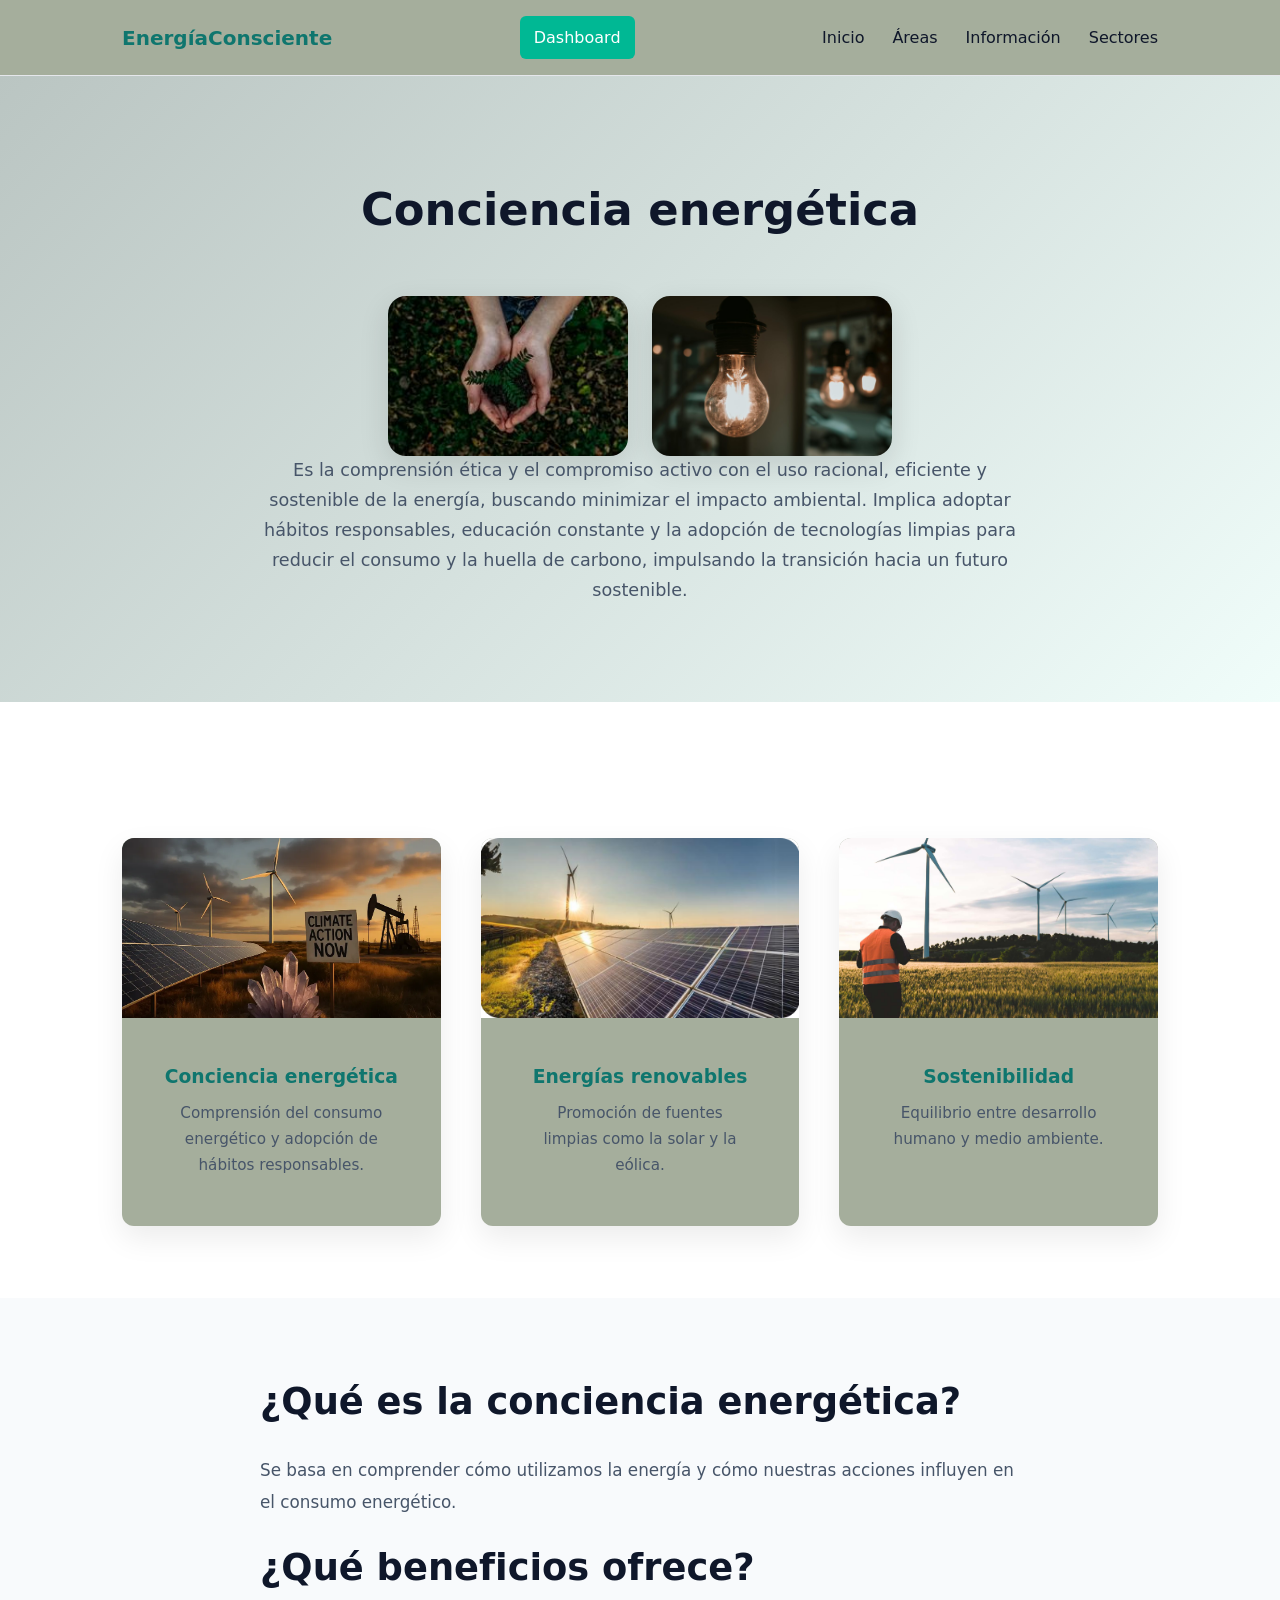
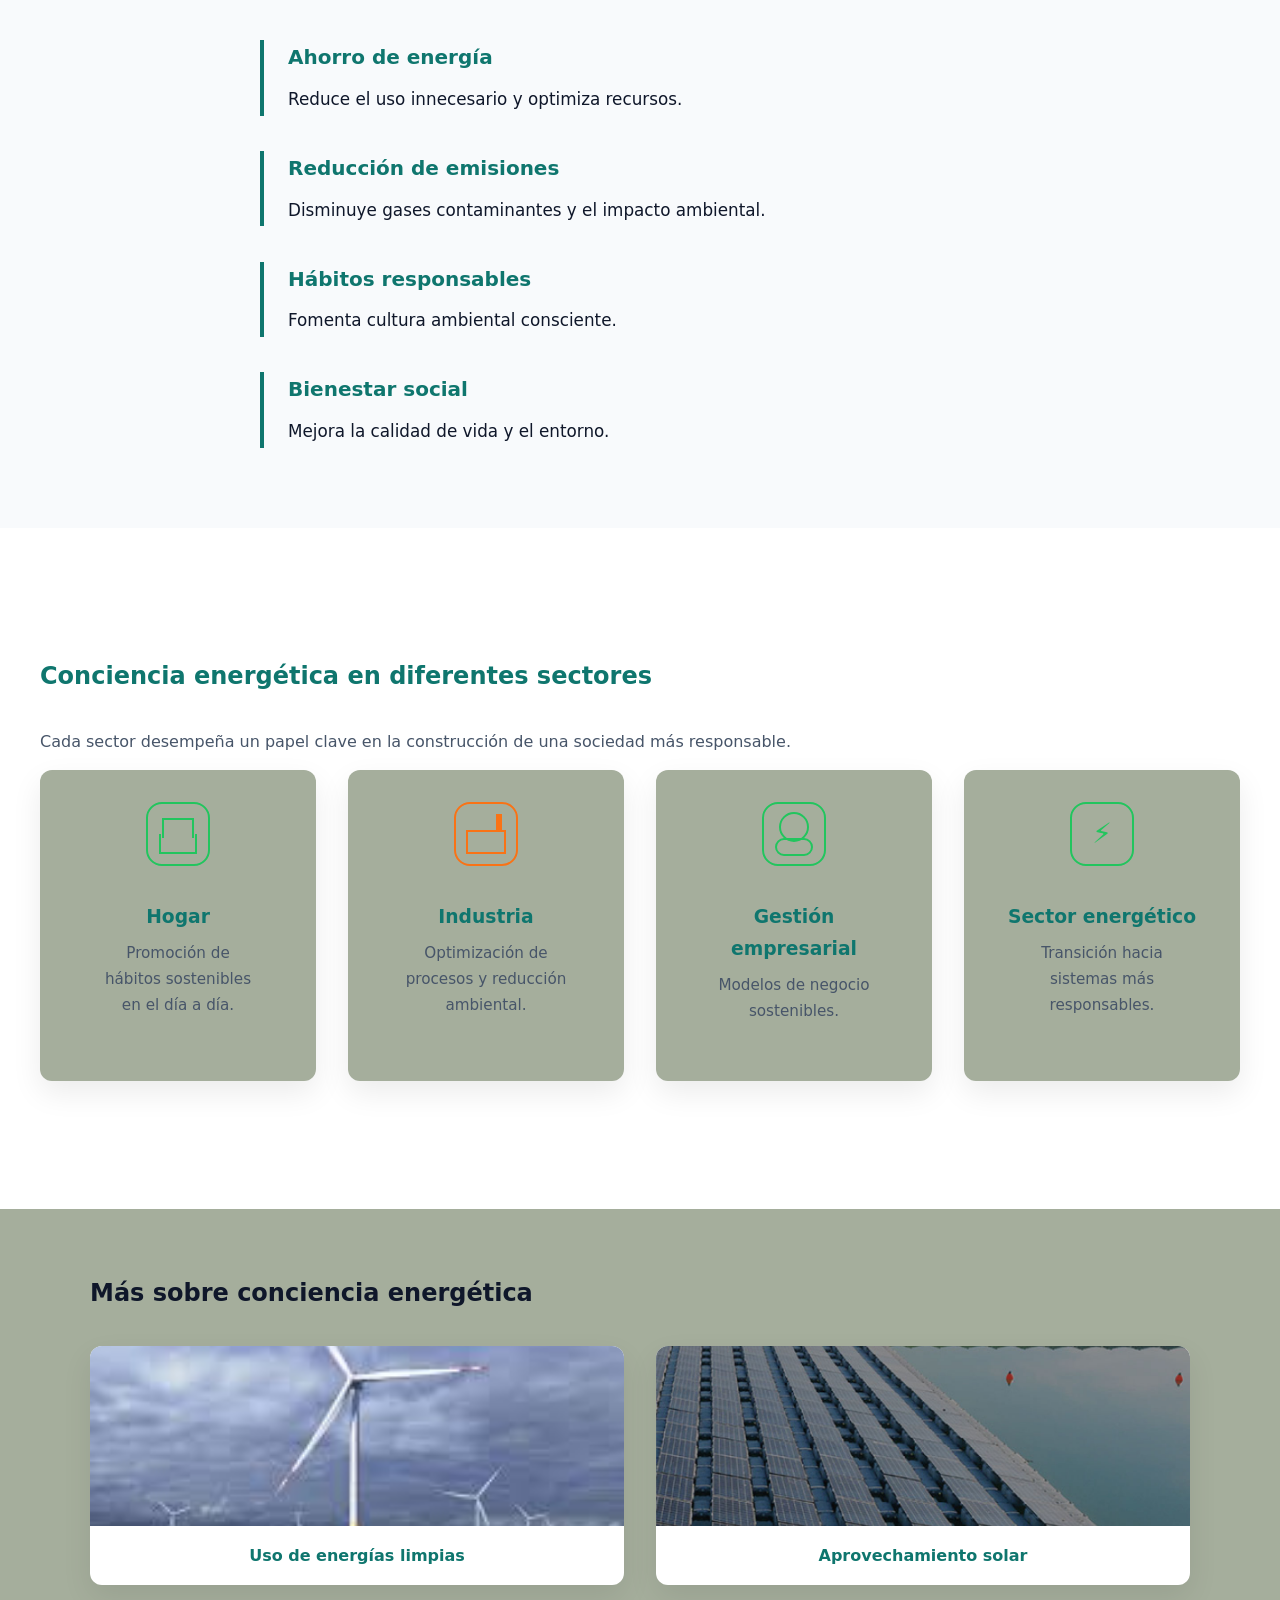
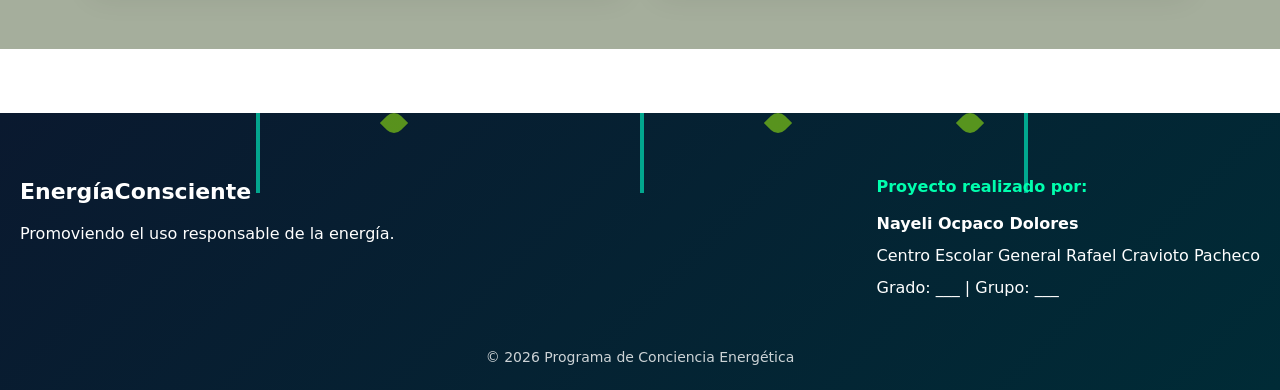
<file: index.html>
<!DOCTYPE html>
<html lang="es">
<head>
  <meta charset="UTF-8" />
  <meta name="viewport" content="width=device-width, initial-scale=1.0" />
  <title>Conciencia Energética</title>

  <link rel="stylesheet" href="css/index.css">
  <link rel="stylesheet" href="css/navbar.css">
  <link rel="stylesheet" href="css/hero.css">
  <link rel="stylesheet" href="css/cards.css">
  <link rel="stylesheet" href="css/content.css">
  <link rel="stylesheet" href="css/sectors.css">
  <link rel="stylesheet" href="css/extra.css">
  <link rel="stylesheet" href="css/responsive.css">

  <!--Aqui va la parte de los views de la pagina y veamos las peronas que la visitan y es de google analytics. -->

</head>
<body>

<header class="navbar">
  <div class="nav-container">
    <span class="logo">EnergíaConsciente</span>

    <a href="login.html" class="dashboard-link">Dashboard</a>

    <input type="checkbox" id="menu-toggle">
    <label for="menu-toggle" class="menu-icon">
     <span></span><span></span><span></span>
    </label>

    <nav class="nav-links">
      <a href="#inicio">Inicio</a>
      <a href="#areas">Áreas</a>
      <a href="#informacion">Información</a>
      <a href="#sectores">Sectores</a>
    </nav>
    
  </div>
</header>

<main id="inicio">

<section class="hero">
  <div class="hero-content">
    <h1>Conciencia energética</h1>
    <div class="hero-images overlap">
      <img src="assets/FLOR.jpg" alt="Conciencia energética" class="img-main">
      <img src="assets/FONDO.jpg" alt="Uso responsable de la energía" class="img-secondary">
    </div>
    <p>
      Es la comprensión ética y el compromiso activo con el uso racional, eficiente y sostenible de la energía, buscando minimizar el impacto ambiental. Implica adoptar hábitos responsables, educación constante y la adopción de tecnologías limpias para reducir el consumo y la huella de carbono, impulsando la transición hacia un futuro sostenible. 
    </p>
  </div>
</section>

<section id="areas" class="main-content">
  <div class="cards-grid">
    <article class="card">
      <img src="assets/Dia CE.webp" alt="">
      <h3>Conciencia energética</h3>
      <p>Comprensión del consumo energético y adopción de hábitos responsables.</p>
    </article>

    <article class="card">
      <img src="assets/energiasrenovables.png" alt="">
      <h3>Energías renovables</h3>
      <p>Promoción de fuentes limpias como la solar y la eólica.</p>
    </article>

    <article class="card">
      <img src="assets/Sostenibilidad.jpg" alt="">
      <h3>Sostenibilidad</h3>
      <p>Equilibrio entre desarrollo humano y medio ambiente.</p>
    </article>
  </div>
</section>

<section id="informacion" class="content-section">
  <div class="content-wrapper">
    <h2>¿Qué es la conciencia energética?</h2>
    <p>
      Se basa en comprender cómo utilizamos la energía y cómo nuestras acciones
      influyen en el consumo energético.
    </p>

    <h2>¿Qué beneficios ofrece?</h2>

    <div class="benefits-list">
      <div class="benefit-item">
        <h3>Ahorro de energía</h3>
        <p>Reduce el uso innecesario y optimiza recursos.</p>
      </div>

      <div class="benefit-item">
        <h3>Reducción de emisiones</h3>
        <p>Disminuye gases contaminantes y el impacto ambiental.</p>
      </div>

      <div class="benefit-item">
        <h3>Hábitos responsables</h3>
        <p>Fomenta cultura ambiental consciente.</p>
      </div>

      <div class="benefit-item">
        <h3>Bienestar social</h3>
        <p>Mejora la calidad de vida y el entorno.</p>
      </div>
    </div>
  </div>
</section>

<section id="sectores" class="sectors-section">
  <div class="sectors-wrapper">

    <h2>Conciencia energética en diferentes sectores</h2>

    <p class="sectors-intro">
      Cada sector desempeña un papel clave en la construcción
      de una sociedad más responsable.
    </p>

    <div class="sectors-grid">

      <article class="sector-card">
        <div class="sector-icon home"></div>
        <h3>Hogar</h3>
        <p>Promoción de hábitos sostenibles en el día a día.</p>
      </article>

      <article class="sector-card">
        <div class="sector-icon industry"></div>
        <h3>Industria</h3>
        <p>Optimización de procesos y reducción ambiental.</p>
      </article>

      <article class="sector-card">
        <div class="sector-icon business"></div>
        <h3>Gestión empresarial</h3>
        <p>Modelos de negocio sostenibles.</p>
      </article>

      <article class="sector-card">
        <div class="sector-icon energy"></div>
        <h3>Sector energético</h3>
        <p>Transición hacia sistemas más responsables.</p>
      </article>

    </div>
  </div>
</section>

<section class="extra-info-section">
  <div class="extra-wrapper">
    <h2>Más sobre conciencia energética</h2>

    <div class="solutions-grid">
      <article class="solution-card">
        <img src="assets/eolica marina flotante03.jpg">
        <h4>Uso de energías limpias</h4>
      </article>

      <article class="solution-card">
        <img src="assets/Fotovoltaica flotante03.jpg">
        <h4>Aprovechamiento solar</h4>
      </article>
    </div>
  </div>
</section>

</main>

<footer class="footer">

  <!-- Animación fondo -->
  <div class="energy-animation">
    <span class="bolt"></span>
    <span class="bolt"></span>
    <span class="bolt"></span>

    <span class="leaf"></span>
    <span class="leaf"></span>
    <span class="leaf"></span>
  </div>

  <div class="footer-wrapper">
    <div class="footer-brand">
      <h3>EnergíaConsciente</h3>
      <p>Promoviendo el uso responsable de la energía.</p>
    </div>

    <div class="footer-info">
      <h4>Proyecto realizado por:</h4>
      <p><strong>Nayeli Ocpaco Dolores</strong></p>
      <p>Centro Escolar General Rafael Cravioto Pacheco</p>
      <p>Grado: ___ | Grupo: ___</p>
    </div>
  </div>

  <div class="footer-bottom">
    <p>© 2026 Programa de Conciencia Energética</p>
  </div>

</footer>

</body>
</html>
</file>
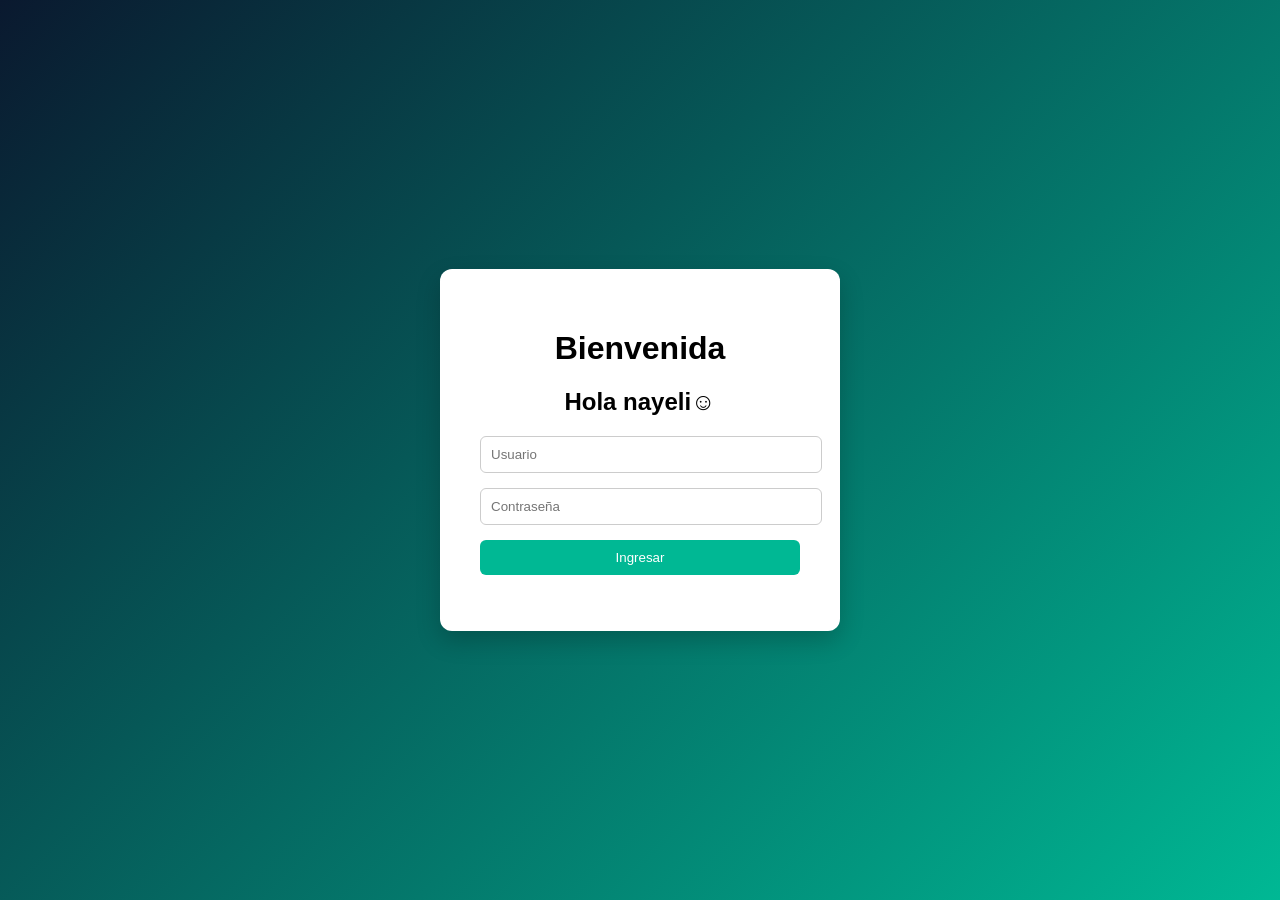
<file: dashboard.html>
<!DOCTYPE html>
<html lang="es">
<head>
  <meta charset="UTF-8">
  <title>Dashboard - Conciencia Energética</title>
  <link rel="stylesheet" href="css/dashboard.css">
  <link href="https://fonts.googleapis.com/css2?family=Inter:wght@400;600;700&display=swap" rel="stylesheet">
</head>
<body>

<div class="dashboard">

  <!-- SIDEBAR -->
  <aside class="sidebar">

    <div>
      <h2 class="logo">⚡ Panel</h2>

      <button id="uploadBtn" class="btn-primary">
        + Subir Archivo
      </button>

      <input type="file" id="fileInput" accept="image/*,video/*" hidden>

      <nav class="menu">
        <p class="menu-title">Carpetas</p>

        <button class="menu-item" onclick="filterFolder('tareas')">
          📂 Tareas
        </button>

        <button class="menu-item" onclick="filterFolder('proyectos')">
          📂 Proyectos
        </button>

        <button class="menu-item" onclick="filterFolder('otros')">
          📂 Otros
        </button>
      </nav>
    </div>

    <button onclick="logout()" class="logout-btn">
      Cerrar sesión
    </button>

  </aside>

  <!-- MAIN -->
  <main class="main-content">

    <!-- HEADER SUPERIOR -->
    <header class="header">

      <div class="header-left">
        <h1>Mis Archivos</h1>
        <p class="subtitle">
          👤 Bienvenido, <span id="userName"></span>
        </p>
      </div>

      <div class="top-actions">
        <input type="text" id="searchInput" placeholder="Buscar archivo...">
        <button id="toggleTheme">🌙</button>
      </div>

    </header>

    <!-- CONTENIDO EN CARD -->
    <section class="content-card">
      <div id="fileGrid" class="file-grid"></div>
    </section>

  </main>

</div>

<script src="js/auth.js"></script>
<script src="js/dashboard.js"></script>
</body>
</html>
</file>
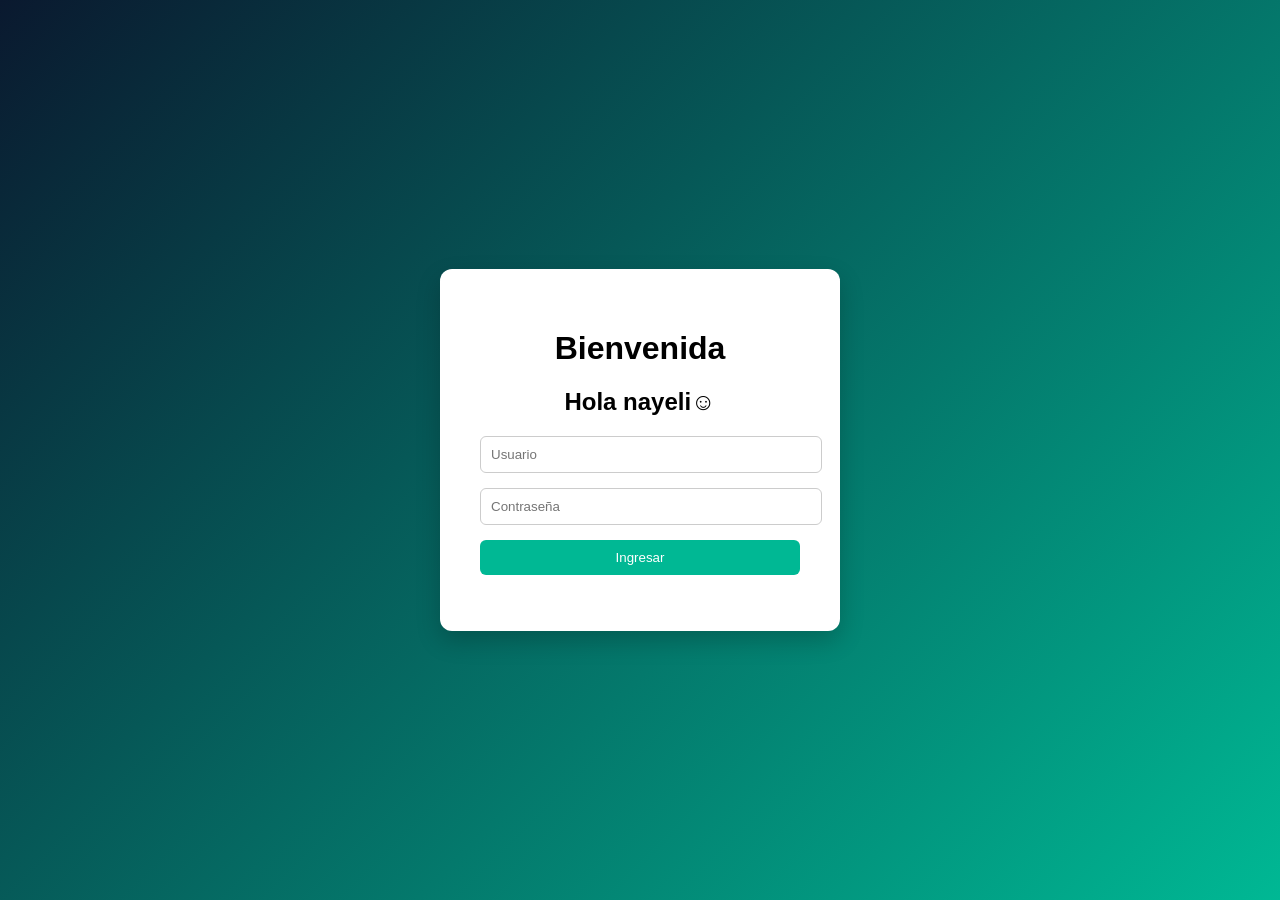
<file: login.html>
<!DOCTYPE html>
<html lang="es">
<head>
  <meta charset="UTF-8">
  <title>Login - Conciencia Energética</title>
  <link rel="stylesheet" href="css/login.css">
</head>
<body>

<div class="login-container">
  <h1>Bienvenida</h1>
  <h2>Hola nayeli☺️</h2>

  <form id="loginForm">
    <input type="text" id="username" placeholder="Usuario" required>
    <input type="password" id="password" placeholder="Contraseña" required>
    <button type="submit">Ingresar</button>
  </form>

  <p id="errorMsg"></p>
</div>

<script src="js/auth.js"></script>
</body>
</html>
</file>
<file: css/index.css>
:root {
  --bg: #ffffff;
  --primary: #0f766e;          /* verde energético */
  --primary-soft: #bac5c2;
  --text: #0f172a;
  --muted: #475569;
  --white: #a5ae9c;         /* blanco cálido- */
  --radius: 12px;
  --shadow: 0 12px 30px rgba(0, 0, 0, 0.08);
}

/* Reset base */
* {
  margin: 0;
  padding: 0;
  box-sizing: border-box;
}

body {
  font-family: "Inter", system-ui, sans-serif;
  background: var(--bg);
  color: var(--text);
  line-height: 1.7;
}

a {
  text-decoration: none;
  color: inherit;
}

section {
  margin-bottom: 4rem;
}

/* =========================
   ANIMACIONES ENERGÉTICAS
========================= */
@keyframes energyPulse {
  0% {
    box-shadow: 0 0 0 rgba(15, 118, 110, 0.35);
  }
  50% {
    box-shadow: 0 0 22px rgba(15, 118, 110, 0.45);
  }
  100% {
    box-shadow: 0 0 0 rgba(15, 118, 110, 0.35);
  }
}

@keyframes floatUp {
  from {
    opacity: 0;
    transform: translateY(24px);
  }
  to {
    opacity: 1;
    transform: translateY(0);
  }
}

/* ================= FOOTER PRO ================= */

.footer {
  position: relative;
  background: linear-gradient(135deg, #0a192f, #002b36);
  color: white;
  padding: 60px 20px 20px 20px;
  overflow: hidden;
}

.footer-wrapper {
  display: flex;
  justify-content: space-between;
  flex-wrap: wrap;
  gap: 30px;
  position: relative;
  z-index: 2;
}

.footer-brand h3 {
  font-size: 22px;
  margin-bottom: 10px;
}

.footer-info h4 {
  margin-bottom: 10px;
  color: #00ffae;
}

.footer-info p {
  margin: 5px 0;
}

.footer-bottom {
  text-align: center;
  margin-top: 40px;
  font-size: 14px;
  opacity: 0.8;
}

/* ================= ENERGÍA ELÉCTRICA ================= */

.energy-animation {
  position: absolute;
  width: 100%;
  height: 100%;
  top: 0;
  left: 0;
  pointer-events: none;
  z-index: 1;
}

/* RAYOS */
.bolt {
  position: absolute;
  width: 4px;
  height: 80px;
  background: #00ffcc;
  opacity: 0.6;
  animation: lightning 3s infinite ease-in-out;
}

.bolt:nth-child(1) {
  left: 20%;
  animation-delay: 0s;
}

.bolt:nth-child(2) {
  left: 50%;
  animation-delay: 1s;
}

.bolt:nth-child(3) {
  left: 80%;
  animation-delay: 2s;
}

@keyframes lightning {
  0% { top: -100px; opacity: 0; }
  30% { opacity: 1; }
  50% { top: 100%; opacity: 0.7; }
  100% { top: 100%; opacity: 0; }
}

/* ================= HOJAS VERDES ================= */

.leaf {
  position: absolute;
  width: 20px;
  height: 20px;
  background: #8fdf11;
  border-radius: 50% 0;
  transform: rotate(45deg);
  opacity: 0.6;
  animation: falling 6s linear infinite;
}

.leaf:nth-child(4) {
  left: 30%;
  animation-delay: 0s;
}

.leaf:nth-child(5) {
  left: 60%;
  animation-delay: 2s;
}

.leaf:nth-child(6) {
  left: 75%;
  animation-delay: 4s;
}

@keyframes falling {
  0% { top: -50px; transform: rotate(45deg) translateX(0); }
  100% { top: 100%; transform: rotate(360deg) translateX(30px); }
}
</file>
<file: css/navbar.css>
.navbar {
  background: var(--white);
  border-bottom: 1px solid #e5e7eb;
  position: sticky;
  top: 0;
  z-index: 20;
}

.nav-container {
  max-width: 1100px;
  margin: auto;
  padding: 1rem 2rem;
  display: flex;
  justify-content: space-between;
  align-items: center;
}

.logo {
  font-weight: 700;
  font-size: 1.25rem;
  color: var(--primary);
}

.nav-links {
  display: flex;
  gap: 1.75rem;
}

.nav-links a {
  font-weight: 500;
}

#menu-toggle {
  display: none;
}

.menu-icon {
  display: none;
  flex-direction: column;
  cursor: pointer;
}

.menu-icon span {
  height: 3px;
  width: 25px;
  background: var(--text);
  margin-bottom: 5px;
  border-radius: 2px;
}


.dashboard-link {
  background-color: #00b894;
  padding: 8px 14px;
  border-radius: 6px;
  color: white !important;
  transition: 0.3s;
}

.dashboard-link:hover {
  background-color: #019875;
}
</file>
<file: css/hero.css>
.hero {
  background: linear-gradient(
    135deg,
    var(--primary-soft),
    #f0fdfa
  );
  padding: 6rem 2rem;
  text-align: center;
  animation: floatUp 1s ease-out forwards;
}

.hero-content {
  max-width: 760px;
  margin: auto;
}

.hero h1 {
  font-size: 2.8rem;
  margin-bottom: 1.2rem;
}

.hero p {
  font-size: 1.1rem;
  color: var(--muted);
}

.btn-primary {
  margin-top: 2rem;
  padding: 0.9rem 2.4rem;
  background: var(--primary);
  color: white;
  border: none;
  border-radius: 8px;
  font-weight: 600;
  cursor: pointer;
  animation: energyPulse 3.5s infinite;
}

/* Hero tipo artículo */
.hero-article {
  position: relative;
  background-image: url("/assets/images/energy-cover.jpg");
  background-size: cover;
  background-position: center;
  min-height: 420px;
  display: flex;
  align-items: center;
}

.hero-overlay {
  position: absolute;
  inset: 0;
  background: linear-gradient(
    to right,
    rgba(2, 6, 23, 0.75),
    rgba(2, 6, 23, 0.25)
  );
}

.hero-article .hero-content {
  position: relative;
  max-width: 720px;
  padding: 2rem;
  color: white;
}

.hero-article h1 {
  font-size: 3rem;
  margin-bottom: 1rem;
}

.hero-article p {
  font-size: 1.1rem;
  opacity: 0.9;
}

/* IMÁGENES HERO EN HORIZONTAL */
.hero-images.overlap {
  display: flex;
  justify-content: center;
  align-items: center;
  gap: 1.5rem;
  margin: 3rem auto 0;
  width: 100%;
  max-width: 520px;
}

.hero-images.overlap img {
  width: 100%;
  max-width: 240px;
  height: 160px;
  object-fit: cover;
  border-radius: 18px;
  box-shadow: 0 10px 30px rgba(0,0,0,.12);
}
</file>
<file: css/cards.css>
.main-content {
  max-width: 1100px;
  margin: auto;
  padding: 4.5rem 2rem;
}

.cards-grid {
  display: grid;
  grid-template-columns: repeat(3, 1fr);
  gap: 2.5rem;
}

.card {
  background: var(--white);
  border-radius: var(--radius);
  box-shadow: var(--shadow);
  overflow: hidden;            /* CLAVE */
  display: flex;
  flex-direction: column;
  animation: floatUp 0.8s ease forwards;
}

.card img {
  width: 48px;
  margin-bottom: 1.5rem;
}
.card h3 {
  margin: 1.2rem 1.5rem 0.5rem;
  color: var(--primary);
}

.card p {
  margin: 0 1.5rem 1.5rem;
  color: var(--muted);
  font-size: 0.95rem;
}

.card:nth-child(2) {
  animation-delay: 0.15s;
}

.card:nth-child(3) {
  animation-delay: 0.3s;
}

/* =========================
   SECCIÓN IMPACTO
========================= */
.impact {
  background: linear-gradient(
    135deg,
    var(--primary),
    #115e59
  );
  padding: 4rem 2rem;
  color: white;
}

.impact-grid {
  max-width: 1100px;
  margin: auto;
  display: grid;
  grid-template-columns: repeat(3, 1fr);
  gap: 2.5rem;
  text-align: center;
}

.impact-number {
  font-size: 2.8rem;
  font-weight: 700;
  display: block;
  margin-bottom: 0.5rem;
  animation: energyPulse 4s infinite;
}

.impact-item p {
  font-size: 0.95rem;
  opacity: 0.9;
}

/* =========================
   SOLUCIONES EFICIENTES
========================= */

.solutions-grid {
  display: grid;
  grid-template-columns: repeat(auto-fit, minmax(260px, 1fr));
  gap: 2rem;
}

.solution-card {
  background: var(--white);
  border-radius: var(--radius);
  box-shadow: var(--shadow);
  overflow: hidden; /* CLAVE */
  text-align: center;
  display: flex;
  flex-direction: column;
}

/* CONTENEDOR DE IMAGEN */
.solution-card img {
  width: 100%;
  height: 180px;          /* ALTURA FIJA */
  object-fit: cover;      /* recorta sin deformar */
  display: block;
}

/* TEXTO */
.solution-card h4 {
  padding: 1.2rem;
  font-size: 1rem;
  font-weight: 600;
  color: var(--text);
}
/* =========================
   CARD BASE (REUTILIZABLE)
========================= */

.card,
.sector-card,
.solution-card {
  background: var(--white);
  border-radius: var(--radius);
  box-shadow: var(--shadow);
  overflow: hidden; /* clave para imágenes */
  display: flex;
  flex-direction: column;
  text-align: center;
}

/* =========================
   IMÁGENES UNIFICADAS
========================= */

.card img,
.sector-card img,
.solution-card img {
  width: 100%;
  height: 180px;       /* TODAS IGUALES */
  object-fit: cover;  /* recorta sin deformar */
  display: block;
}

/* =========================
   CONTENIDO
========================= */

.card h3,
.sector-card h3 {
  margin-top: 1.2rem;
  color: var(--primary);
}

.card p,
.sector-card p {
  padding: 0 1.5rem 1.5rem;
  color: var(--muted);
  font-size: 0.95rem;
}

.solution-card h4 {
  padding: 1.2rem;
  font-size: 1rem;
  font-weight: 600;
  color: var(--text);
}

/* =========================
   HOVER SUTIL (PRO)
========================= */

.card img,
.sector-card img,
.solution-card img {
  transition: transform 0.4s ease;
}

.card:hover img,
.sector-card:hover img,
.solution-card:hover img {
  transform: scale(1.05);
}
</file>
<file: css/content.css>
.article {
  padding-top: 3rem;
}

.article-meta {
  max-width: 720px;
  margin: 0 auto 1.5rem;
  font-size: 0.85rem;
  color: var(--muted);
  display: flex;
  gap: 0.5rem;
}

.content-wrapper {
  max-width: 720px;
  margin: auto;
}

.content-wrapper h2 {
  font-size: 2.2rem;
  margin-bottom: 2rem;
  line-height: 1.3;
}

.content-wrapper p {
  font-size: 1.05rem;
  line-height: 1.9;
  margin-bottom: 1.6rem;
  color: var(--text);
}
/* =========================
   SECCIÓN INFORMATIVA
========================= */

.content-section {
  padding: 5rem 2rem;
  background: #f8fafc;
}

.content-wrapper {
  max-width: 760px;
  margin: auto;
}

/* TÍTULOS PRINCIPALES */
.content-wrapper h2 {
  font-size: 2.3rem;
  margin-bottom: 1.8rem;
  line-height: 1.3;
  color: var(--text);
}

/* TEXTO LARGO */
.content-wrapper p {
  font-size: 1.05rem;
  line-height: 1.9;
  margin-bottom: 1.6rem;
  color: var(--muted);
}

/* =========================
   BENEFICIOS
========================= */

.benefits-list {
  margin-top: 3rem;
  display: grid;
  gap: 2.2rem;
}

.benefit-item {
  padding-left: 1.5rem;
  border-left: 4px solid var(--primary);
  animation: floatUp 0.6s ease forwards;
}

.benefit-item h3 {
  font-size: 1.25rem;
  margin-bottom: 0.6rem;
  color: var(--primary);
}

.benefit-item p {
  margin-bottom: 0;
  color: var(--text);
}
</file>
<file: css/sectors.css>
.sectors-section {
  background: var(--bg);
  padding: 4rem 2rem;
}

.sectors-wrapper {
  max-width: 1200px;
  margin: auto;
}

.sectors-wrapper h2 {
  color: var(--primary);
  margin-bottom: 2rem;
}

.sectors-grid {
  display: grid;
  grid-template-columns: repeat(4, 1fr);
  gap: 2rem;
}

.sector-card {
  background: var(--white);
  padding: 2rem;
  border-radius: var(--radius);
  box-shadow: var(--shadow);
  text-align: center;
}

.sector-card img {
  width: 45px;
  margin-bottom: 1rem;
}

.sector-card h3 {
  margin-bottom: 0.5rem;
  color: var(--primary);
}

.sector-card img {
  width: 100%;
  height: 160px;
  object-fit: cover;     /* llena más visualmente */
  border-radius: 12px;
  margin-bottom: 1rem;
}
.sector-icon {
  width: 80px;
  height: 80px;
  margin: 0 auto 1rem;
  display: flex;
  align-items: center;
  justify-content: center;
}

.sector-icon img {
  width: 100%;
  height: 100%;
  object-fit: contain; /* 👈 NO se recortan */
}
@media (max-width: 768px) {
  .sectors-grid {
    grid-template-columns: repeat(2, 1fr);
  }
}

/* CONTENEDOR DEL ICONO */
.sector-icon {
  width: 64px;
  height: 64px;
  margin: 0 auto 1rem;
  border-radius: 16px;
  position: relative;
  display: flex;
  align-items: center;
  justify-content: center;
}

/* ===== HOGAR ===== */
.sector-icon.home {
  border: 2px solid #22c55e;
}

.sector-icon.home::before {
  content: "";
  width: 28px;
  height: 20px;
  border: 2px solid #22c55e;
  border-bottom: none;
  position: absolute;
  bottom: 18px;
}

.sector-icon.home::after {
  content: "";
  width: 32px;
  height: 18px;
  border-left: 2px solid #22c55e;
  border-right: 2px solid #22c55e;
  border-bottom: 2px solid #22c55e;
  position: absolute;
  bottom: 6px;
}

/* ===== INDUSTRIA ===== */
.sector-icon.industry {
  border: 2px solid #f97316;
}

.sector-icon.industry::before {
  content: "";
  width: 36px;
  height: 20px;
  border: 2px solid #f97316;
  position: absolute;
  bottom: 8px;
}

.sector-icon.industry::after {
  content: "";
  width: 6px;
  height: 14px;
  background: #f97316;
  position: absolute;
  top: 10px;
  right: 14px;
}

/* ===== GESTIÓN EMPRESARIAL ===== */
.sector-icon.business {
  border: 2px solid #22c55e;
}

.sector-icon.business::before {
  content: "";
  width: 28px;
  height: 28px;
  border-radius: 50%;
  border: 2px solid #22c55e;
  position: absolute;
  top: 8px;
}

.sector-icon.business::after {
  content: "";
  width: 36px;
  height: 16px;
  border-radius: 10px;
  border: 2px solid #22c55e;
  position: absolute;
  bottom: 6px;
}

/* ===== SECTOR ENERGÉTICO ===== */
.sector-icon.energy {
  border: 2px solid #22c55e;
}

.sector-icon.energy::before {
  content: "⚡";
  font-size: 28px;
  color: #22c55e;
}

.sectors-intro {
  max-width: 900px;
  margin-bottom: 1rem;
  color: var(--muted);
  line-height: 1.6;
}

/* ICONOS */
.sector-icon {
  width: 64px;
  height: 64px;
  margin: 0 auto 1rem;
  border-radius: 16px;
  position: relative;
}

/* HOGAR */
.sector-icon.home {
  border: 2px solid #22c55e;
}
.sector-icon.home::before {
  content: "";
  width: 28px;
  height: 18px;
  border: 2px solid #22c55e;
  border-bottom: none;
  position: absolute;
  left: 50%;
  top: 14px;
  transform: translateX(-50%);
}
.sector-icon.home::after {
  content: "";
  width: 34px;
  height: 18px;
  border: 2px solid #22c55e;
  border-top: none;
  position: absolute;
  left: 50%;
  bottom: 10px;
  transform: translateX(-50%);
}

/* INDUSTRIA */
.sector-icon.industry {
  border: 2px solid #f97316;
}
.sector-icon.industry::before {
  content: "";
  width: 36px;
  height: 20px;
  border: 2px solid #f97316;
  position: absolute;
  bottom: 10px;
  left: 50%;
  transform: translateX(-50%);
}
.sector-icon.industry::after {
  content: "";
  width: 6px;
  height: 16px;
  background: #f97316;
  position: absolute;
  top: 10px;
  right: 14px;
}

/* GESTIÓN EMPRESARIAL */
.sector-icon.business {
  border: 2px solid #22c55e;
}
.sector-icon.business::before {
  content: "";
  width: 26px;
  height: 26px;
  border-radius: 50%;
  border: 2px solid #22c55e;
  position: absolute;
  top: 8px;
  left: 50%;
  transform: translateX(-50%);
}
.sector-icon.business::after {
  content: "";
  width: 34px;
  height: 14px;
  border-radius: 10px;
  border: 2px solid #22c55e;
  position: absolute;
  bottom: 8px;
  left: 50%;
  transform: translateX(-50%);
}

/* SECTOR ENERGÉTICO */
.sector-icon.energy {
  border: 2px solid #22c55e;
  display: flex;
  align-items: center;
  justify-content: center;
}
.sector-icon.energy::before {
  content: "⚡";
  font-size: 28px;
  color: #22c55e;
}
</file>
<file: css/extra.css>
.extra-info-section {
  background: var(--white);
  padding: 4rem 2rem;
}

.extra-wrapper {
  max-width: 1100px;
  margin: auto;
}

.countries-box {
  border: 1px solid var(--border);
  border-radius: var(--radius);
  margin: 2rem 0;
}

.country-item {
  padding: 1rem 1.5rem;
  border-bottom: 1px solid var(--border);
  display: flex;
  justify-content: space-between;
  font-weight: 500;
}

.country-item:last-child {
  border-bottom: none;
}

.solutions-grid {
  display: grid;
  grid-template-columns: repeat(2, 1fr);
  gap: 2rem;
  margin-top: 2rem;
}

.solution-card {
  background: var(--bg);
  border-radius: var(--radius);
  overflow: hidden;
}

.solution-card h4 {
  padding: 1rem;
  color: var(--primary);
}
</file>
<file: css/responsive.css>
@media (max-width: 768px) {
  .menu-icon {
    display: flex;
  }

  .nav-links {
    position: absolute;
    top: 100%;
    right: 0;
    background: white;
    flex-direction: column;
    width: 100%;
    display: none;
    padding: 1.5rem;
  }

  #menu-toggle:checked ~ .nav-links {
    display: flex;
  }

  .cards-grid {
    grid-template-columns: 1fr;
  }

  .impact-grid {
    grid-template-columns: 1fr;
  }

  .hero h1 {
    font-size: 2.2rem;
  }
}

@media (max-width: 768px) {

  .nav-container {
    flex-wrap: wrap;
    align-items: center;
  }

  .dashboard-link {
    display: inline-block !important;
    order: 2;
    margin-left: auto;
    margin-right: 10px;
    padding: 6px 14px;
    font-size: 13px;
  }

  .menu-icon {
    order: 3;
  }

  .nav-links {
    order: 4;
    width: 100%;
  }
}
</file>
<file: css/dashboard.css>
/* ===== GENERAL ===== */
body {
  margin: 0;
  font-family: 'Inter', sans-serif;
  background: #f1f5f9;
}

.dashboard {
  display: flex;
  height: 100vh;
}

/* ===== SIDEBAR ===== */
.sidebar {
  width: 260px;
  background: #111827;
  color: white;
  padding: 25px;
  display: flex;
  flex-direction: column;
  justify-content: space-between;
}

.logo {
  margin-bottom: 25px;
  font-weight: 700;
}

.menu-title {
  font-size: 13px;
  opacity: 0.6;
  margin-bottom: 10px;
}

.menu {
  display: flex;
  flex-direction: column;
  gap: 8px;
}

.menu-item {
  background: transparent;
  border: none;
  color: #d1d5db;
  padding: 10px;
  border-radius: 8px;
  text-align: left;
  cursor: pointer;
  transition: 0.3s;
}

.menu-item:hover {
  background: #1f2937;
  color: white;
}

/* ===== MAIN ===== */
.main-content {
  flex: 1;
  padding: 35px;
  overflow-y: auto;
}

/* ===== HEADER ===== */
.header {
  display: flex;
  justify-content: space-between;
  align-items: center;
  margin-bottom: 25px;
}

.subtitle {
  margin-top: 5px;
  font-size: 14px;
  color: #64748b;
}

.top-actions {
  display: flex;
  gap: 10px;
}

.top-actions input {
  padding: 10px 14px;
  border-radius: 10px;
  border: 1px solid #e2e8f0;
  outline: none;
}

/* ===== CARD CONTENIDO ===== */
.content-card {
  background: white;
  padding: 25px;
  border-radius: 15px;
  box-shadow: 0 8px 25px rgba(0,0,0,0.05);
  min-height: 60vh;
}

/* ===== GRID ===== */
.file-grid {
  display: grid;
  grid-template-columns: repeat(auto-fill, minmax(180px, 1fr));
  gap: 20px;
}

/* ===== BOTONES GENERALES ===== */
.btn-primary {
  background: linear-gradient(45deg, #00b894, #00cec9);
  border: none;
  padding: 12px;
  border-radius: 10px;
  color: white;
  cursor: pointer;
  margin-bottom: 20px;
  transition: 0.3s;
  width: 100%;
}

.btn-primary:hover {
  transform: translateY(-3px);
  box-shadow: 0 10px 20px rgba(0,0,0,0.2);
}

.logout-btn {
  background: transparent;
  border: 1px solid #374151;
  color: #d1d5db;
  padding: 8px;
  border-radius: 8px;
  cursor: pointer;
}

/* ===== FILE CARDS ===== */
.file-card {
  background: #f8fafc;
  border: 1px solid #e2e8f0;
  border-radius: 12px;
  padding: 10px;
  display: flex;
  flex-direction: column;
  align-items: center;
  gap: 8px;
  transition: box-shadow 0.2s;
}

.file-card:hover {
  box-shadow: 0 4px 15px rgba(0,0,0,0.08);
}

/* ===== THUMBNAIL ===== */
.file-thumb {
  width: 100%;
  height: 140px;
  overflow: hidden;
  border-radius: 8px;
  background: #e2e8f0;
}

.file-thumb img,
.file-thumb video {
  width: 100%;
  height: 100%;
  object-fit: cover;
  display: block;
}

/* ===== NOMBRE ===== */
.file-name {
  font-size: 12px;
  color: #334155;
  text-align: center;
  word-break: break-all;
  margin: 0;
  width: 100%;
}

/* ===== DESCRIPCIÓN ===== */
.file-desc {
  width: 100%;
  box-sizing: border-box;
  height: 60px;
  border: 1px solid #e2e8f0;
  border-radius: 8px;
  padding: 6px 8px;
  font-size: 11px;
  font-family: 'Inter', sans-serif;
  color: #475569;
  resize: none;
  outline: none;
  background: white;
  transition: border-color 0.2s;
}

.file-desc:focus {
  border-color: #00b894;
}

.file-desc::placeholder {
  color: #94a3b8;
}

/* ===== ACCIONES ===== */
.file-actions {
  display: flex;
  gap: 6px;
  width: 100%;
}

.btn-download {
  flex: 1;
  text-align: center;
  text-decoration: none;
  font-size: 11px;
  padding: 6px 4px;
  border-radius: 6px;
  background: #eff6ff;
  color: #3b82f6;
  border: 1px solid #bfdbfe;
  transition: 0.2s;
  cursor: pointer;
}

.btn-download:hover {
  background: #dbeafe;
}

.btn-delete {
  flex: 1;
  font-size: 11px;
  padding: 6px 4px;
  border: 1px solid #fca5a5;
  border-radius: 6px;
  cursor: pointer;
  background: white;
  color: #ef4444;
  transition: 0.2s;
}

.btn-delete:hover {
  background: #fef2f2;
  border-color: #ef4444;
}
</file>
<file: css/login.css>
body {
  margin: 0;
  height: 100vh;
  display: flex;
  justify-content: center;
  align-items: center;
  background: linear-gradient(135deg, #0a192f, #00b894);
  font-family: "Segoe UI", sans-serif;
}

.login-container {
  background: white;
  padding: 40px;
  border-radius: 12px;
  width: 320px;
  text-align: center;
  box-shadow: 0 10px 25px rgba(0,0,0,0.2);
}

.login-container input {
  width: 100%;
  padding: 10px;
  margin-bottom: 15px;
  border-radius: 6px;
  border: 1px solid #ccc;
}

.login-container button {
  width: 100%;
  padding: 10px;
  background: #00b894;
  border: none;
  color: white;
  border-radius: 6px;
  cursor: pointer;
}

.login-container button:hover {
  background: #019875;
}

#errorMsg {
  color: red;
  margin-top: 10px;
}
</file>
